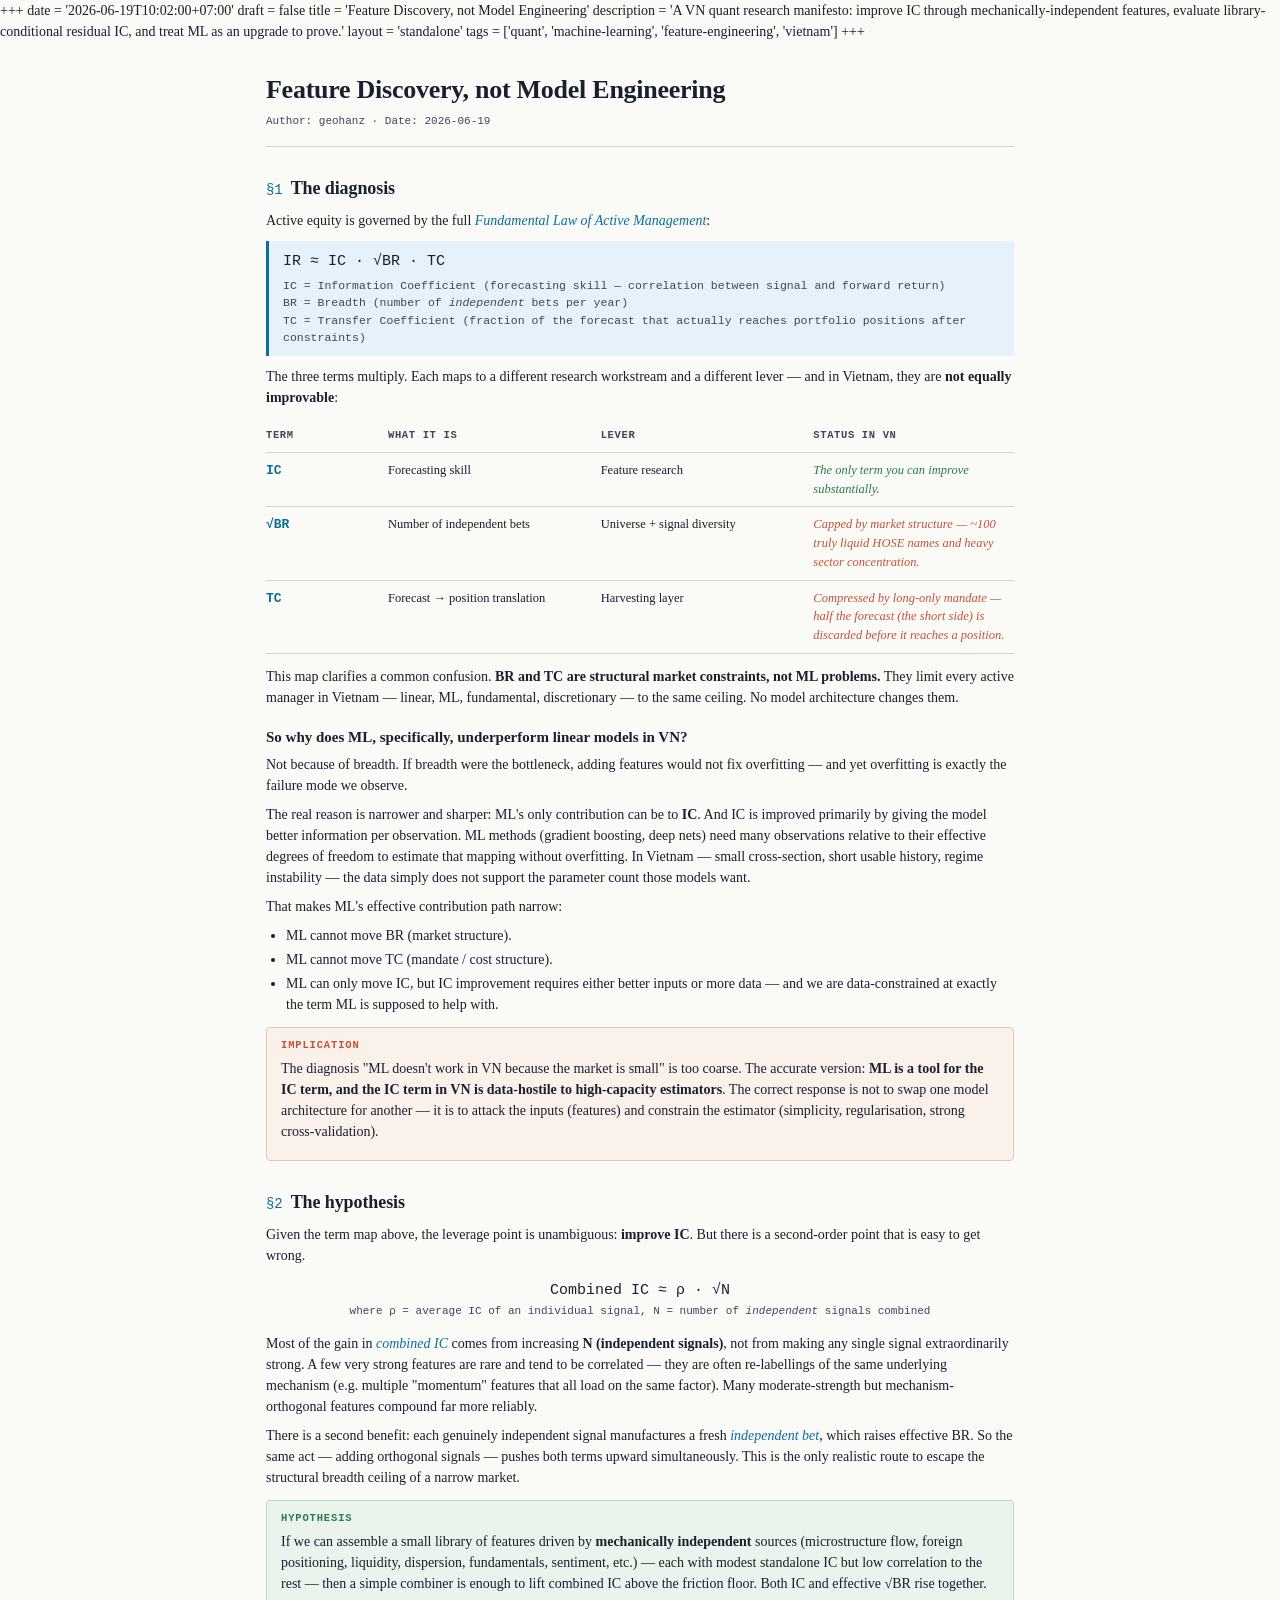
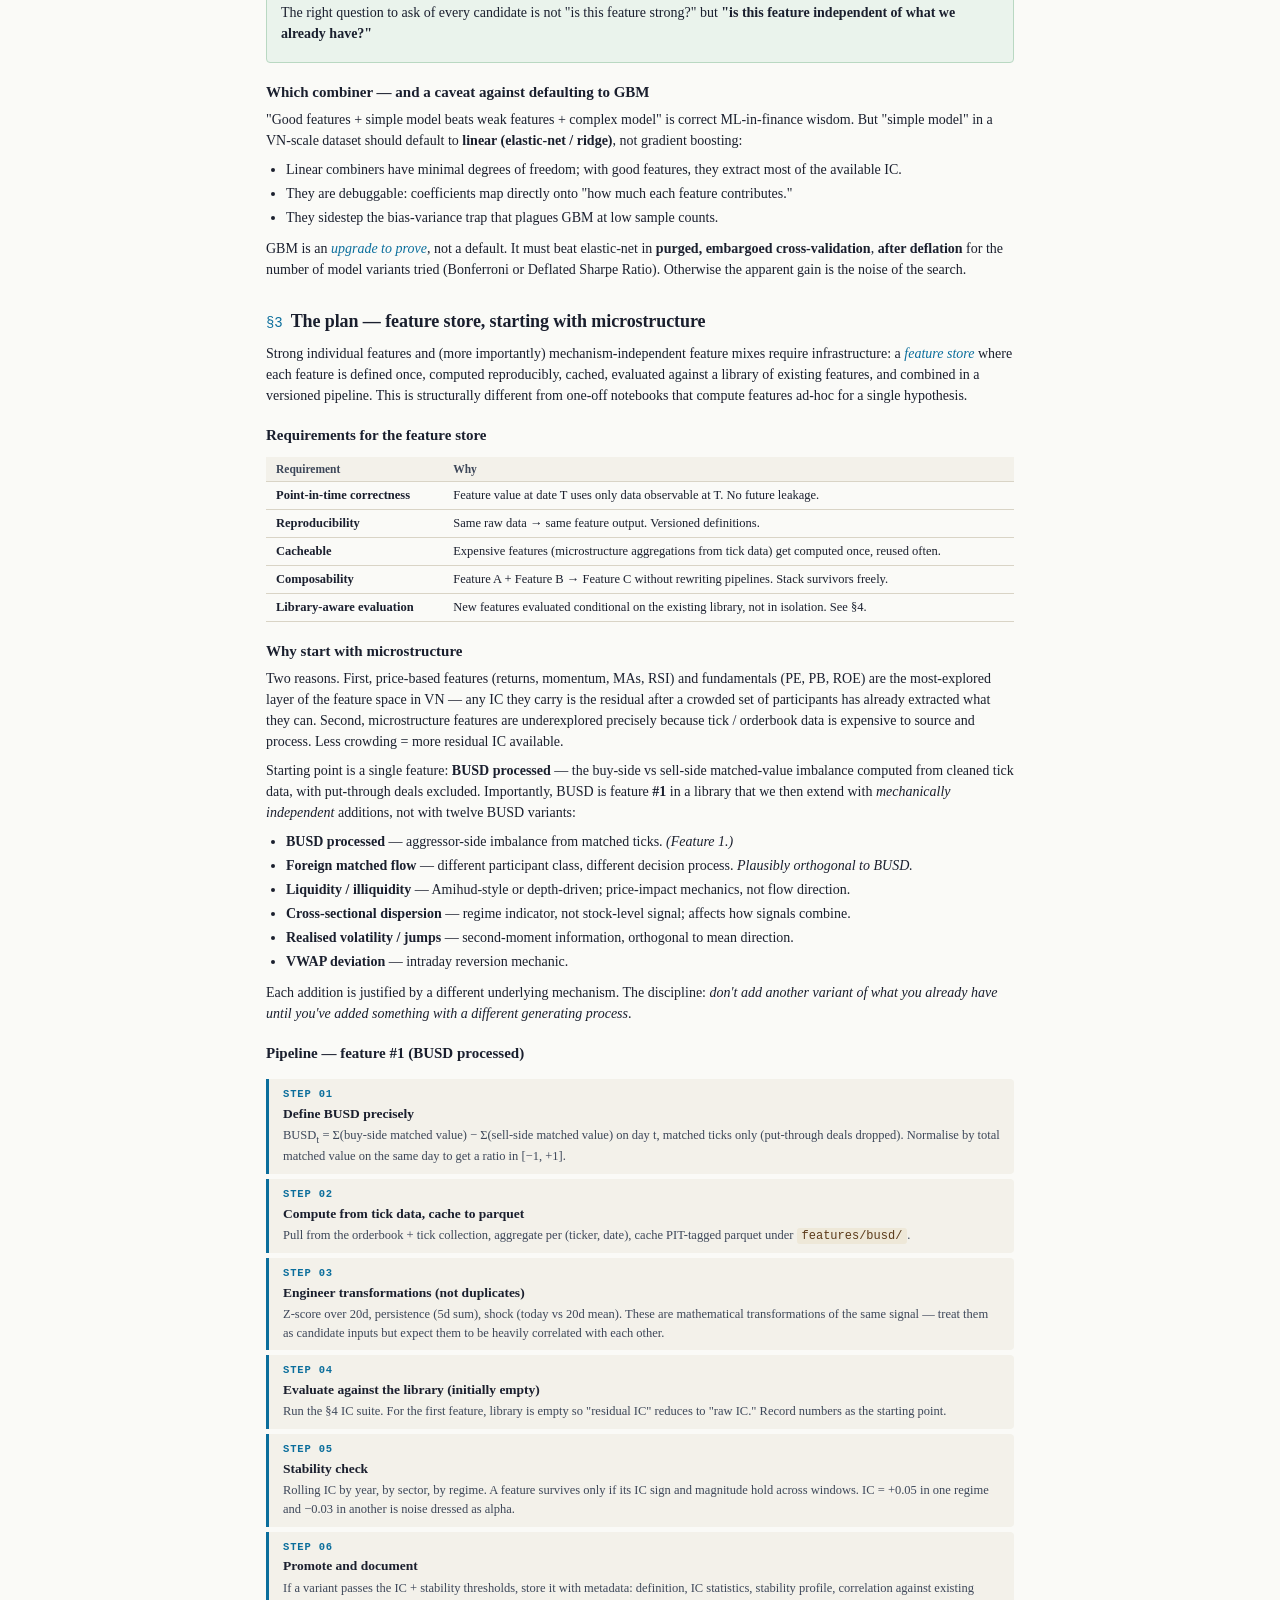
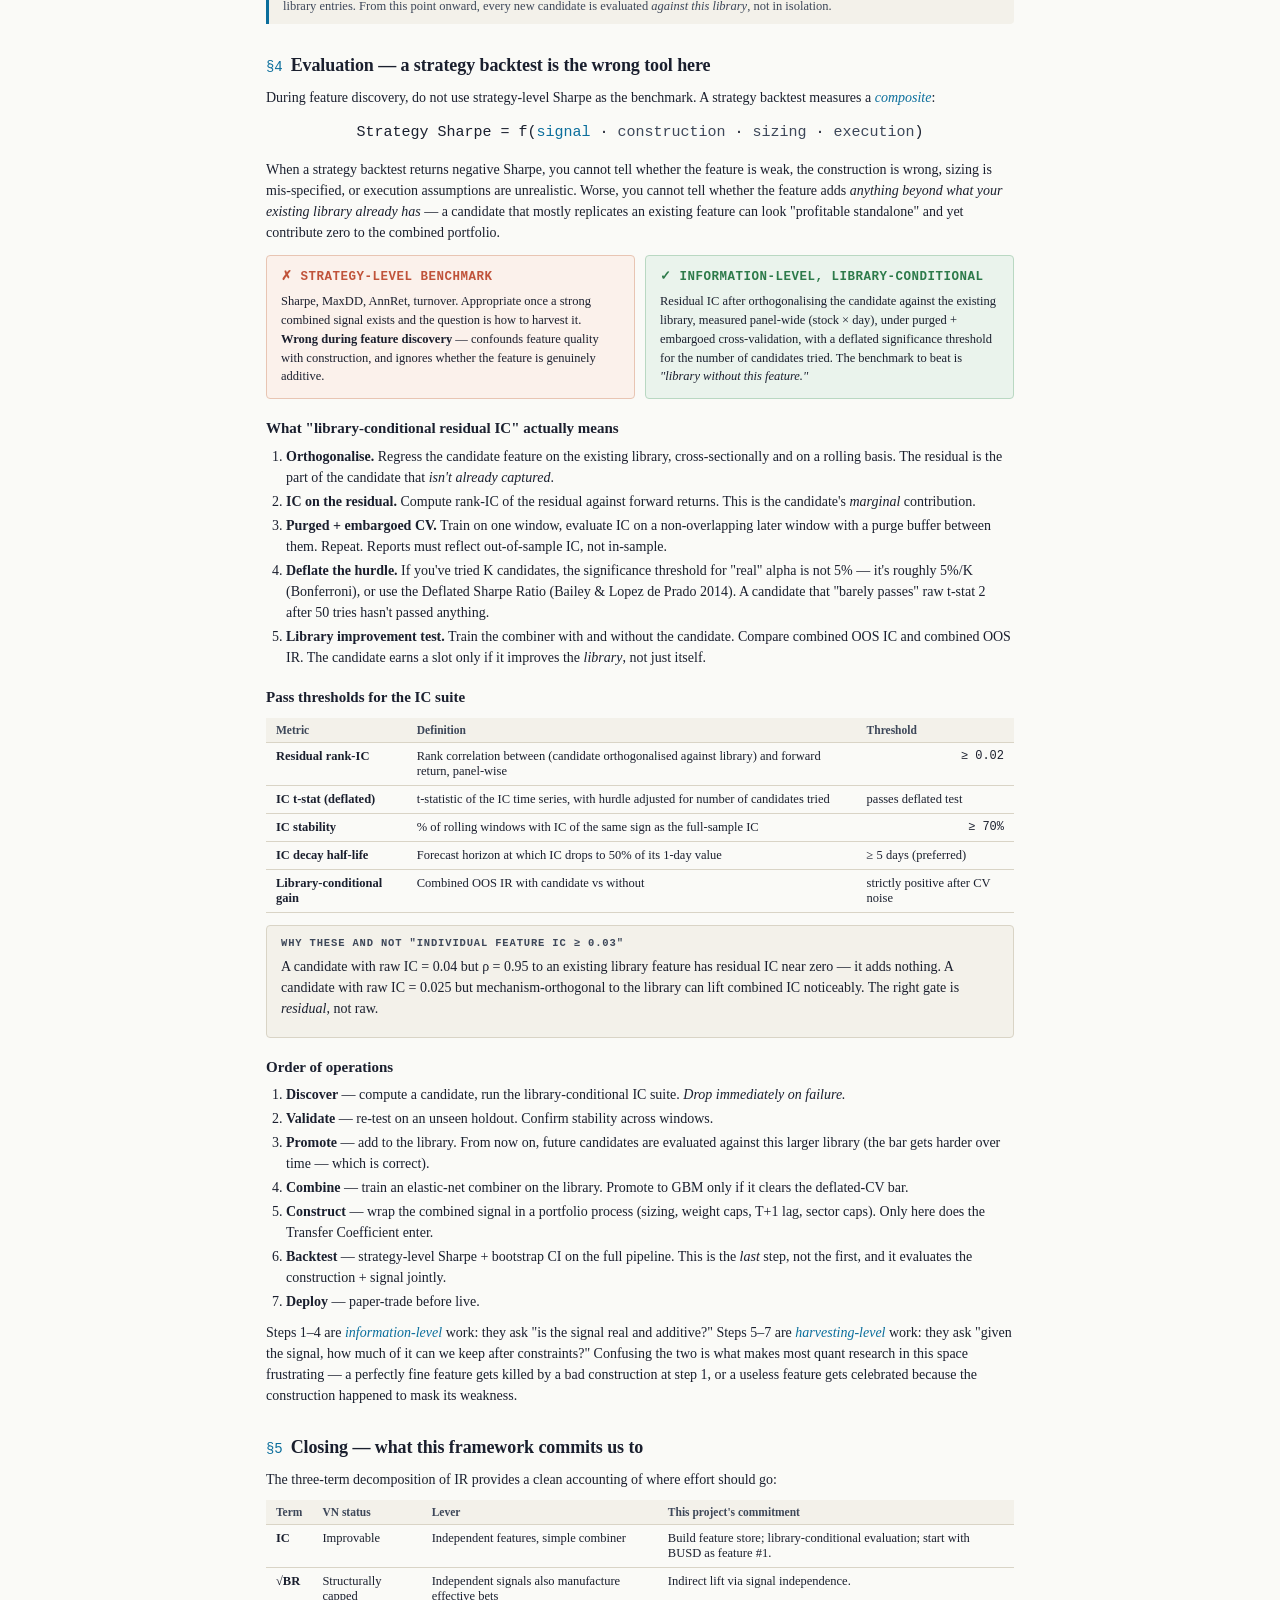
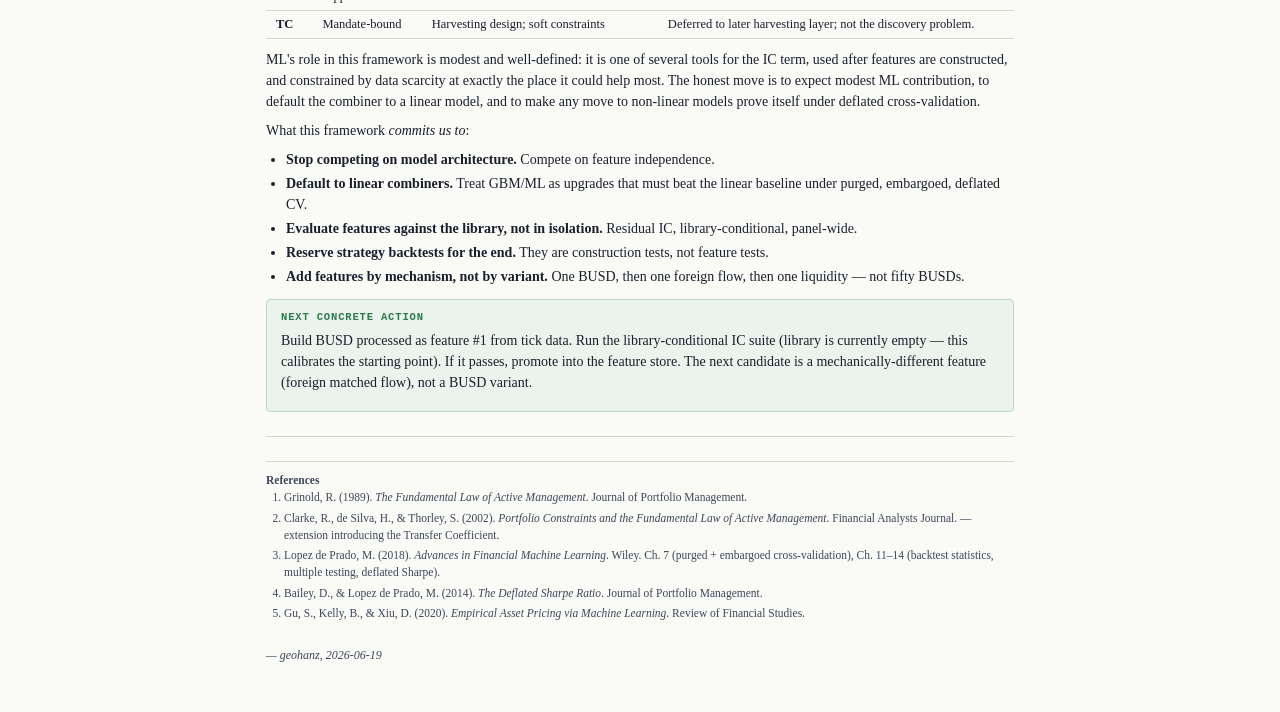
<file: content/posts/feature-discovery/index.html>
+++
date = '2026-06-19T10:02:00+07:00'
draft = false
title = 'Feature Discovery, not Model Engineering'
description = 'A VN quant research manifesto: improve IC through mechanically-independent features, evaluate library-conditional residual IC, and treat ML as an upgrade to prove.'
layout = 'standalone'
tags = ['quant', 'machine-learning', 'feature-engineering', 'vietnam']
+++

<!DOCTYPE html>
<html lang="en">
<head>
<meta charset="UTF-8">
<meta name="viewport" content="width=device-width,initial-scale=1">
<title>Feature Discovery — VN Quant Research Manifesto</title>
<style>
  :root{
    --ink:#1a1f2e;
    --ink-soft:#3d4759;
    --paper:#fafaf7;
    --paper-tint:#f3f1ea;
    --accent:#0b6e9c;
    --accent-soft:#e6f2f9;
    --warn:#c0533a;
    --good:#2d7a4a;
    --rule:#d9d4c6;
    --code-bg:#eee8d8;
  }
  *{box-sizing:border-box}
  html,body{margin:0;padding:0}
  body{
    background:var(--paper);
    color:var(--ink);
    font-family:'Iowan Old Style','Charter','Georgia','Times New Roman',serif;
    font-size:14px;
    line-height:1.5;
    -webkit-font-smoothing:antialiased;
  }
  .wrap{max-width:820px;margin:0 auto;padding:32px 36px 40px}
  header{
    border-bottom:1px solid var(--rule);
    padding-bottom:16px;
    margin-bottom:24px;
  }
  .kicker{
    font-family:'SF Mono','Menlo','Consolas',monospace;
    font-size:12.5px;
    color:var(--ink-soft);
    letter-spacing:0.08em;
    text-transform:uppercase;
    margin:0 0 12px;
  }
  h1{
    font-size:26px;
    font-weight:600;
    line-height:1.2;
    margin:0 0 8px;
    color:var(--ink);
    letter-spacing:-0.01em;
  }
  .tagline{
    font-size:15px;
    color:var(--ink-soft);
    margin:0 0 4px;
    font-style:italic;
  }
  .meta{
    font-family:'SF Mono','Menlo','Consolas',monospace;
    font-size:11px;
    color:var(--ink-soft);
    margin-top:8px;
  }
  h2{
    font-size:18px;
    font-weight:600;
    margin:28px 0 8px;
    color:var(--ink);
    letter-spacing:-0.005em;
  }
  h2 .num{
    color:var(--accent);
    font-family:'SF Mono','Menlo','Consolas',monospace;
    font-size:14px;
    margin-right:8px;
    font-weight:500;
  }
  h3{
    font-size:15px;
    font-weight:600;
    margin:18px 0 6px;
    color:var(--ink);
  }
  p{margin:0 0 8px}
  ul,ol{margin:0 0 10px;padding-left:20px}
  ul li,ol li{margin-bottom:3px}
  code{
    font-family:'SF Mono','Menlo','Consolas',monospace;
    font-size:12px;
    background:var(--code-bg);
    padding:1px 5px;
    border-radius:3px;
    color:#5b3a1a;
  }
  .eq{
    background:var(--accent-soft);
    border-left:3px solid var(--accent);
    padding:10px 14px;
    margin:10px 0;
    font-family:'SF Mono','Menlo','Consolas',monospace;
    font-size:13px;
    border-radius:0 4px 4px 0;
  }
  .eq .formula{
    font-size:15px;
    color:var(--ink);
    margin-bottom:4px;
  }
  .eq .where{
    font-size:11.5px;
    color:var(--ink-soft);
    line-height:1.5;
  }
  .callout{
    background:var(--paper-tint);
    border:1px solid var(--rule);
    border-radius:4px;
    padding:10px 14px;
    margin:12px 0;
  }
  .callout.warn{background:#fbf1eb;border-color:#e8c5b3}
  .callout.good{background:#eaf3ec;border-color:#b9d8c2}
  .callout .label{
    font-family:'SF Mono','Menlo','Consolas',monospace;
    font-size:10.5px;
    text-transform:uppercase;
    letter-spacing:0.08em;
    color:var(--ink-soft);
    margin-bottom:4px;
    font-weight:600;
  }
  .callout.warn .label{color:var(--warn)}
  .callout.good .label{color:var(--good)}
  table{
    width:100%;
    border-collapse:collapse;
    margin:10px 0;
    font-size:12.5px;
  }
  th,td{
    text-align:left;
    padding:6px 10px;
    border-bottom:1px solid var(--rule);
    vertical-align:top;
  }
  th{
    background:var(--paper-tint);
    font-weight:600;
    font-size:11.5px;
    color:var(--ink-soft);
  }
  td.num{font-family:'SF Mono','Menlo','Consolas',monospace;font-size:12px;text-align:right;white-space:nowrap}
  .compare-grid{
    display:grid;
    grid-template-columns:1fr 1fr;
    gap:10px;
    margin:12px 0;
  }
  .compare-grid > div{
    padding:12px 14px;
    border-radius:4px;
    border:1px solid var(--rule);
  }
  .compare-grid .wrong{background:#fbf1eb;border-color:#e8c5b3}
  .compare-grid .right{background:#eaf3ec;border-color:#b9d8c2}
  .compare-grid h4{
    margin:0 0 6px;
    font-size:12.5px;
    font-family:'SF Mono','Menlo','Consolas',monospace;
    letter-spacing:0.04em;
  }
  .compare-grid .wrong h4{color:var(--warn)}
  .compare-grid .right h4{color:var(--good)}
  .compare-grid p{margin:0;font-size:12.5px;line-height:1.5;color:var(--ink)}
  .pipeline{
    margin:14px 0;
    display:flex;
    flex-direction:column;
    gap:5px;
  }
  .pipeline-step{
    padding:8px 14px;
    background:var(--paper-tint);
    border-left:3px solid var(--accent);
    border-radius:0 4px 4px 0;
  }
  .pipeline-step .step-no{
    font-family:'SF Mono','Menlo','Consolas',monospace;
    font-size:10.5px;
    color:var(--accent);
    letter-spacing:0.08em;
    font-weight:600;
  }
  .pipeline-step .step-title{
    font-weight:600;
    margin:1px 0 2px;
    font-size:13.5px;
  }
  .pipeline-step .step-detail{
    font-size:12.5px;
    color:var(--ink-soft);
    line-height:1.5;
  }
  hr{
    border:0;
    border-top:1px solid var(--rule);
    margin:24px 0;
  }
  .signature{
    color:var(--ink-soft);
    font-size:12px;
    font-style:italic;
    margin-top:24px;
  }
  .footnote{
    font-size:11.5px;
    color:var(--ink-soft);
    border-top:1px solid var(--rule);
    padding-top:10px;
    margin-top:20px;
  }
  .footnote ol{padding-left:18px}
  em.term{
    font-style:italic;
    color:var(--accent);
    font-weight:500;
  }
  .visual-formula{
    text-align:center;
    margin:14px 0;
    font-size:15px;
    font-family:'SF Mono','Menlo','Consolas',monospace;
  }
  .visual-formula .small{font-size:11px;color:var(--ink-soft);margin-top:5px}
  .term-map{margin:12px 0}
  .term-map .row{
    display:grid;
    grid-template-columns:110px 1fr 1fr 1fr;
    gap:12px;
    padding:8px 0;
    border-bottom:1px solid var(--rule);
    font-size:12.5px;
  }
  .term-map .row.head{
    font-family:'SF Mono','Menlo','Consolas',monospace;
    font-size:10.5px;
    color:var(--ink-soft);
    letter-spacing:0.06em;
    text-transform:uppercase;
    font-weight:600;
  }
  .term-map .row .term{
    font-family:'SF Mono','Menlo','Consolas',monospace;
    font-size:13px;
    color:var(--accent);
    font-weight:600;
  }
  .term-map .row .verdict{font-style:italic}
  .term-map .row .verdict.fixed{color:var(--warn)}
  .term-map .row .verdict.lever{color:var(--good)}
</style>
</head>
<body>
<div class="wrap">

<header>
  <h1>Feature Discovery, not Model Engineering</h1>
  <div class="meta">Author: geohanz · Date: 2026-06-19</div>
</header>

<!-- ============================================================ -->
<h2><span class="num">§1</span>The diagnosis</h2>

<p>Active equity is governed by the full <em class="term">Fundamental Law of Active Management</em>:</p>

<div class="eq">
  <div class="formula">IR ≈ IC · √BR · TC</div>
  <div class="where">
    IC = Information Coefficient (forecasting skill — correlation between signal and forward return)<br>
    BR = Breadth (number of <em>independent</em> bets per year)<br>
    TC = Transfer Coefficient (fraction of the forecast that actually reaches portfolio positions after constraints)
  </div>
</div>

<p>The three terms multiply. Each maps to a different research workstream and a different lever — and in Vietnam, they are <strong>not equally improvable</strong>:</p>

<div class="term-map">
  <div class="row head"><div>Term</div><div>What it is</div><div>Lever</div><div>Status in VN</div></div>
  <div class="row">
    <div class="term">IC</div>
    <div>Forecasting skill</div>
    <div>Feature research</div>
    <div class="verdict lever">The only term you can improve substantially.</div>
  </div>
  <div class="row">
    <div class="term">√BR</div>
    <div>Number of independent bets</div>
    <div>Universe + signal diversity</div>
    <div class="verdict fixed">Capped by market structure — ~100 truly liquid HOSE names and heavy sector concentration.</div>
  </div>
  <div class="row">
    <div class="term">TC</div>
    <div>Forecast → position translation</div>
    <div>Harvesting layer</div>
    <div class="verdict fixed">Compressed by long-only mandate — half the forecast (the short side) is discarded before it reaches a position.</div>
  </div>
</div>

<p>This map clarifies a common confusion. <strong>BR and TC are structural market constraints, not ML problems.</strong> They limit every active manager in Vietnam — linear, ML, fundamental, discretionary — to the same ceiling. No model architecture changes them.</p>

<h3>So why does ML, specifically, underperform linear models in VN?</h3>

<p>Not because of breadth. If breadth were the bottleneck, adding features would not fix overfitting — and yet overfitting is exactly the failure mode we observe.</p>

<p>The real reason is narrower and sharper: ML's only contribution can be to <strong>IC</strong>. And IC is improved primarily by giving the model better information per observation. ML methods (gradient boosting, deep nets) need many observations relative to their effective degrees of freedom to estimate that mapping without overfitting. In Vietnam — small cross-section, short usable history, regime instability — the data simply does not support the parameter count those models want.</p>

<p>That makes ML's effective contribution path narrow:</p>

<ul>
  <li>ML cannot move BR (market structure).</li>
  <li>ML cannot move TC (mandate / cost structure).</li>
  <li>ML can only move IC, but IC improvement requires either better inputs or more data — and we are data-constrained at exactly the term ML is supposed to help with.</li>
</ul>

<div class="callout warn">
  <div class="label">Implication</div>
  <p>The diagnosis "ML doesn't work in VN because the market is small" is too coarse. The accurate version: <strong>ML is a tool for the IC term, and the IC term in VN is data-hostile to high-capacity estimators</strong>. The correct response is not to swap one model architecture for another — it is to attack the inputs (features) and constrain the estimator (simplicity, regularisation, strong cross-validation).</p>
</div>

<!-- ============================================================ -->
<h2><span class="num">§2</span>The hypothesis</h2>

<p>Given the term map above, the leverage point is unambiguous: <strong>improve IC</strong>. But there is a second-order point that is easy to get wrong.</p>

<div class="visual-formula">
  Combined IC ≈ ρ · √N<br>
  <span class="small">where ρ = average IC of an individual signal, N = number of <em>independent</em> signals combined</span>
</div>

<p>Most of the gain in <em class="term">combined IC</em> comes from increasing <strong>N (independent signals)</strong>, not from making any single signal extraordinarily strong. A few very strong features are rare and tend to be correlated — they are often re-labellings of the same underlying mechanism (e.g. multiple "momentum" features that all load on the same factor). Many moderate-strength but mechanism-orthogonal features compound far more reliably.</p>

<p>There is a second benefit: each genuinely independent signal manufactures a fresh <em class="term">independent bet</em>, which raises effective BR. So the same act — adding orthogonal signals — pushes both terms upward simultaneously. This is the only realistic route to escape the structural breadth ceiling of a narrow market.</p>

<div class="callout good">
  <div class="label">Hypothesis</div>
  <p>If we can assemble a small library of features driven by <strong>mechanically independent</strong> sources (microstructure flow, foreign positioning, liquidity, dispersion, fundamentals, sentiment, etc.) — each with modest standalone IC but low correlation to the rest — then a simple combiner is enough to lift combined IC above the friction floor. Both IC and effective √BR rise together.</p>
  <p style="margin-top:8px">The right question to ask of every candidate is not "is this feature strong?" but <strong>"is this feature independent of what we already have?"</strong></p>
</div>

<h3>Which combiner — and a caveat against defaulting to GBM</h3>

<p>"Good features + simple model beats weak features + complex model" is correct ML-in-finance wisdom. But "simple model" in a VN-scale dataset should default to <strong>linear (elastic-net / ridge)</strong>, not gradient boosting:</p>

<ul>
  <li>Linear combiners have minimal degrees of freedom; with good features, they extract most of the available IC.</li>
  <li>They are debuggable: coefficients map directly onto "how much each feature contributes."</li>
  <li>They sidestep the bias-variance trap that plagues GBM at low sample counts.</li>
</ul>

<p>GBM is an <em class="term">upgrade to prove</em>, not a default. It must beat elastic-net in <strong>purged, embargoed cross-validation</strong>, <strong>after deflation</strong> for the number of model variants tried (Bonferroni or Deflated Sharpe Ratio). Otherwise the apparent gain is the noise of the search.</p>

<!-- ============================================================ -->
<h2><span class="num">§3</span>The plan — feature store, starting with microstructure</h2>

<p>Strong individual features and (more importantly) mechanism-independent feature mixes require infrastructure: a <em class="term">feature store</em> where each feature is defined once, computed reproducibly, cached, evaluated against a library of existing features, and combined in a versioned pipeline. This is structurally different from one-off notebooks that compute features ad-hoc for a single hypothesis.</p>

<h3>Requirements for the feature store</h3>
<table>
<thead><tr><th>Requirement</th><th>Why</th></tr></thead>
<tbody>
<tr><td><strong>Point-in-time correctness</strong></td><td>Feature value at date T uses only data observable at T. No future leakage.</td></tr>
<tr><td><strong>Reproducibility</strong></td><td>Same raw data → same feature output. Versioned definitions.</td></tr>
<tr><td><strong>Cacheable</strong></td><td>Expensive features (microstructure aggregations from tick data) get computed once, reused often.</td></tr>
<tr><td><strong>Composability</strong></td><td>Feature A + Feature B → Feature C without rewriting pipelines. Stack survivors freely.</td></tr>
<tr><td><strong>Library-aware evaluation</strong></td><td>New features evaluated conditional on the existing library, not in isolation. See §4.</td></tr>
</tbody>
</table>

<h3>Why start with microstructure</h3>
<p>Two reasons. First, price-based features (returns, momentum, MAs, RSI) and fundamentals (PE, PB, ROE) are the most-explored layer of the feature space in VN — any IC they carry is the residual after a crowded set of participants has already extracted what they can. Second, microstructure features are underexplored precisely because tick / orderbook data is expensive to source and process. Less crowding = more residual IC available.</p>

<p>Starting point is a single feature: <strong>BUSD processed</strong> — the buy-side vs sell-side matched-value imbalance computed from cleaned tick data, with put-through deals excluded. Importantly, BUSD is feature <strong>#1</strong> in a library that we then extend with <em>mechanically independent</em> additions, not with twelve BUSD variants:</p>

<ul>
  <li><strong>BUSD processed</strong> — aggressor-side imbalance from matched ticks. <em>(Feature 1.)</em></li>
  <li><strong>Foreign matched flow</strong> — different participant class, different decision process. <em>Plausibly orthogonal to BUSD.</em></li>
  <li><strong>Liquidity / illiquidity</strong> — Amihud-style or depth-driven; price-impact mechanics, not flow direction.</li>
  <li><strong>Cross-sectional dispersion</strong> — regime indicator, not stock-level signal; affects how signals combine.</li>
  <li><strong>Realised volatility / jumps</strong> — second-moment information, orthogonal to mean direction.</li>
  <li><strong>VWAP deviation</strong> — intraday reversion mechanic.</li>
</ul>

<p>Each addition is justified by a different underlying mechanism. The discipline: <em>don't add another variant of what you already have until you've added something with a different generating process</em>.</p>

<h3>Pipeline — feature #1 (BUSD processed)</h3>

<div class="pipeline">
  <div class="pipeline-step">
    <div class="step-no">STEP 01</div>
    <div class="step-title">Define BUSD precisely</div>
    <div class="step-detail">BUSD<sub>t</sub> = Σ(buy-side matched value) − Σ(sell-side matched value) on day t, matched ticks only (put-through deals dropped). Normalise by total matched value on the same day to get a ratio in [−1, +1].</div>
  </div>
  <div class="pipeline-step">
    <div class="step-no">STEP 02</div>
    <div class="step-title">Compute from tick data, cache to parquet</div>
    <div class="step-detail">Pull from the orderbook + tick collection, aggregate per (ticker, date), cache PIT-tagged parquet under <code>features/busd/</code>.</div>
  </div>
  <div class="pipeline-step">
    <div class="step-no">STEP 03</div>
    <div class="step-title">Engineer transformations (not duplicates)</div>
    <div class="step-detail">Z-score over 20d, persistence (5d sum), shock (today vs 20d mean). These are mathematical transformations of the same signal — treat them as candidate inputs but expect them to be heavily correlated with each other.</div>
  </div>
  <div class="pipeline-step">
    <div class="step-no">STEP 04</div>
    <div class="step-title">Evaluate against the library (initially empty)</div>
    <div class="step-detail">Run the §4 IC suite. For the first feature, library is empty so "residual IC" reduces to "raw IC." Record numbers as the starting point.</div>
  </div>
  <div class="pipeline-step">
    <div class="step-no">STEP 05</div>
    <div class="step-title">Stability check</div>
    <div class="step-detail">Rolling IC by year, by sector, by regime. A feature survives only if its IC sign and magnitude hold across windows. IC = +0.05 in one regime and −0.03 in another is noise dressed as alpha.</div>
  </div>
  <div class="pipeline-step">
    <div class="step-no">STEP 06</div>
    <div class="step-title">Promote and document</div>
    <div class="step-detail">If a variant passes the IC + stability thresholds, store it with metadata: definition, IC statistics, stability profile, correlation against existing library entries. From this point onward, every new candidate is evaluated <em>against this library</em>, not in isolation.</div>
  </div>
</div>

<!-- ============================================================ -->
<h2><span class="num">§4</span>Evaluation — a strategy backtest is the wrong tool here</h2>

<p>During feature discovery, do not use strategy-level Sharpe as the benchmark. A strategy backtest measures a <em class="term">composite</em>:</p>

<div class="visual-formula">
  Strategy Sharpe = f(<span style="color:var(--accent)">signal</span> · <span style="color:var(--ink-soft)">construction</span> · <span style="color:var(--ink-soft)">sizing</span> · <span style="color:var(--ink-soft)">execution</span>)
</div>

<p>When a strategy backtest returns negative Sharpe, you cannot tell whether the feature is weak, the construction is wrong, sizing is mis-specified, or execution assumptions are unrealistic. Worse, you cannot tell whether the feature adds <em>anything beyond what your existing library already has</em> — a candidate that mostly replicates an existing feature can look "profitable standalone" and yet contribute zero to the combined portfolio.</p>

<div class="compare-grid">
  <div class="wrong">
    <h4>✗ STRATEGY-LEVEL BENCHMARK</h4>
    <p>Sharpe, MaxDD, AnnRet, turnover. Appropriate once a strong combined signal exists and the question is how to harvest it. <strong>Wrong during feature discovery</strong> — confounds feature quality with construction, and ignores whether the feature is genuinely additive.</p>
  </div>
  <div class="right">
    <h4>✓ INFORMATION-LEVEL, LIBRARY-CONDITIONAL</h4>
    <p>Residual IC after orthogonalising the candidate against the existing library, measured panel-wide (stock × day), under purged + embargoed cross-validation, with a deflated significance threshold for the number of candidates tried. The benchmark to beat is <em>"library without this feature."</em></p>
  </div>
</div>

<h3>What "library-conditional residual IC" actually means</h3>

<ol>
  <li><strong>Orthogonalise.</strong> Regress the candidate feature on the existing library, cross-sectionally and on a rolling basis. The residual is the part of the candidate that <em>isn't already captured</em>.</li>
  <li><strong>IC on the residual.</strong> Compute rank-IC of the residual against forward returns. This is the candidate's <em>marginal</em> contribution.</li>
  <li><strong>Purged + embargoed CV.</strong> Train on one window, evaluate IC on a non-overlapping later window with a purge buffer between them. Repeat. Reports must reflect out-of-sample IC, not in-sample.</li>
  <li><strong>Deflate the hurdle.</strong> If you've tried K candidates, the significance threshold for "real" alpha is not 5% — it's roughly 5%/K (Bonferroni), or use the Deflated Sharpe Ratio (Bailey &amp; Lopez de Prado 2014). A candidate that "barely passes" raw t-stat 2 after 50 tries hasn't passed anything.</li>
  <li><strong>Library improvement test.</strong> Train the combiner with and without the candidate. Compare combined OOS IC and combined OOS IR. The candidate earns a slot only if it improves the <em>library</em>, not just itself.</li>
</ol>

<h3>Pass thresholds for the IC suite</h3>

<table>
<thead><tr><th>Metric</th><th>Definition</th><th>Threshold</th></tr></thead>
<tbody>
<tr>
  <td><strong>Residual rank-IC</strong></td>
  <td>Rank correlation between (candidate orthogonalised against library) and forward return, panel-wise</td>
  <td class="num">≥ 0.02</td>
</tr>
<tr>
  <td><strong>IC t-stat (deflated)</strong></td>
  <td>t-statistic of the IC time series, with hurdle adjusted for number of candidates tried</td>
  <td>passes deflated test</td>
</tr>
<tr>
  <td><strong>IC stability</strong></td>
  <td>% of rolling windows with IC of the same sign as the full-sample IC</td>
  <td class="num">≥ 70%</td>
</tr>
<tr>
  <td><strong>IC decay half-life</strong></td>
  <td>Forecast horizon at which IC drops to 50% of its 1-day value</td>
  <td>≥ 5 days (preferred)</td>
</tr>
<tr>
  <td><strong>Library-conditional gain</strong></td>
  <td>Combined OOS IR with candidate vs without</td>
  <td>strictly positive after CV noise</td>
</tr>
</tbody>
</table>

<div class="callout">
  <div class="label">Why these and not "individual feature IC ≥ 0.03"</div>
  <p>A candidate with raw IC = 0.04 but ρ = 0.95 to an existing library feature has residual IC near zero — it adds nothing. A candidate with raw IC = 0.025 but mechanism-orthogonal to the library can lift combined IC noticeably. The right gate is <em>residual</em>, not raw.</p>
</div>

<h3>Order of operations</h3>

<ol>
  <li><strong>Discover</strong> — compute a candidate, run the library-conditional IC suite. <em>Drop immediately on failure.</em></li>
  <li><strong>Validate</strong> — re-test on an unseen holdout. Confirm stability across windows.</li>
  <li><strong>Promote</strong> — add to the library. From now on, future candidates are evaluated against this larger library (the bar gets harder over time — which is correct).</li>
  <li><strong>Combine</strong> — train an elastic-net combiner on the library. Promote to GBM only if it clears the deflated-CV bar.</li>
  <li><strong>Construct</strong> — wrap the combined signal in a portfolio process (sizing, weight caps, T+1 lag, sector caps). Only here does the Transfer Coefficient enter.</li>
  <li><strong>Backtest</strong> — strategy-level Sharpe + bootstrap CI on the full pipeline. This is the <em>last</em> step, not the first, and it evaluates the construction + signal jointly.</li>
  <li><strong>Deploy</strong> — paper-trade before live.</li>
</ol>

<p>Steps 1–4 are <em class="term">information-level</em> work: they ask "is the signal real and additive?" Steps 5–7 are <em class="term">harvesting-level</em> work: they ask "given the signal, how much of it can we keep after constraints?" Confusing the two is what makes most quant research in this space frustrating — a perfectly fine feature gets killed by a bad construction at step 1, or a useless feature gets celebrated because the construction happened to mask its weakness.</p>

<!-- ============================================================ -->
<h2><span class="num">§5</span>Closing — what this framework commits us to</h2>

<p>The three-term decomposition of IR provides a clean accounting of where effort should go:</p>

<table>
<thead><tr><th>Term</th><th>VN status</th><th>Lever</th><th>This project's commitment</th></tr></thead>
<tbody>
<tr><td><strong>IC</strong></td><td>Improvable</td><td>Independent features, simple combiner</td><td>Build feature store; library-conditional evaluation; start with BUSD as feature #1.</td></tr>
<tr><td><strong>√BR</strong></td><td>Structurally capped</td><td>Independent signals also manufacture effective bets</td><td>Indirect lift via signal independence.</td></tr>
<tr><td><strong>TC</strong></td><td>Mandate-bound</td><td>Harvesting design; soft constraints</td><td>Deferred to later harvesting layer; not the discovery problem.</td></tr>
</tbody>
</table>

<p>ML's role in this framework is modest and well-defined: it is one of several tools for the IC term, used after features are constructed, and constrained by data scarcity at exactly the place it could help most. The honest move is to expect modest ML contribution, to default the combiner to a linear model, and to make any move to non-linear models prove itself under deflated cross-validation.</p>

<p>What this framework <em>commits us to</em>:</p>

<ul>
  <li><strong>Stop competing on model architecture.</strong> Compete on feature independence.</li>
  <li><strong>Default to linear combiners.</strong> Treat GBM/ML as upgrades that must beat the linear baseline under purged, embargoed, deflated CV.</li>
  <li><strong>Evaluate features against the library, not in isolation.</strong> Residual IC, library-conditional, panel-wide.</li>
  <li><strong>Reserve strategy backtests for the end.</strong> They are construction tests, not feature tests.</li>
  <li><strong>Add features by mechanism, not by variant.</strong> One BUSD, then one foreign flow, then one liquidity — not fifty BUSDs.</li>
</ul>

<div class="callout good">
  <div class="label">Next concrete action</div>
  <p>Build BUSD processed as feature #1 from tick data. Run the library-conditional IC suite (library is currently empty — this calibrates the starting point). If it passes, promote into the feature store. The next candidate is a mechanically-different feature (foreign matched flow), not a BUSD variant.</p>
</div>

<hr>

<div class="footnote">
<strong>References</strong>
<ol>
  <li>Grinold, R. (1989). <em>The Fundamental Law of Active Management</em>. Journal of Portfolio Management.</li>
  <li>Clarke, R., de Silva, H., &amp; Thorley, S. (2002). <em>Portfolio Constraints and the Fundamental Law of Active Management</em>. Financial Analysts Journal. — extension introducing the Transfer Coefficient.</li>
  <li>Lopez de Prado, M. (2018). <em>Advances in Financial Machine Learning</em>. Wiley. Ch. 7 (purged + embargoed cross-validation), Ch. 11–14 (backtest statistics, multiple testing, deflated Sharpe).</li>
  <li>Bailey, D., &amp; Lopez de Prado, M. (2014). <em>The Deflated Sharpe Ratio</em>. Journal of Portfolio Management.</li>
  <li>Gu, S., Kelly, B., &amp; Xiu, D. (2020). <em>Empirical Asset Pricing via Machine Learning</em>. Review of Financial Studies.</li>
</ol>
</div>

<p class="signature">— geohanz, 2026-06-19</p>

</div>
</body>
</html>
</file>
